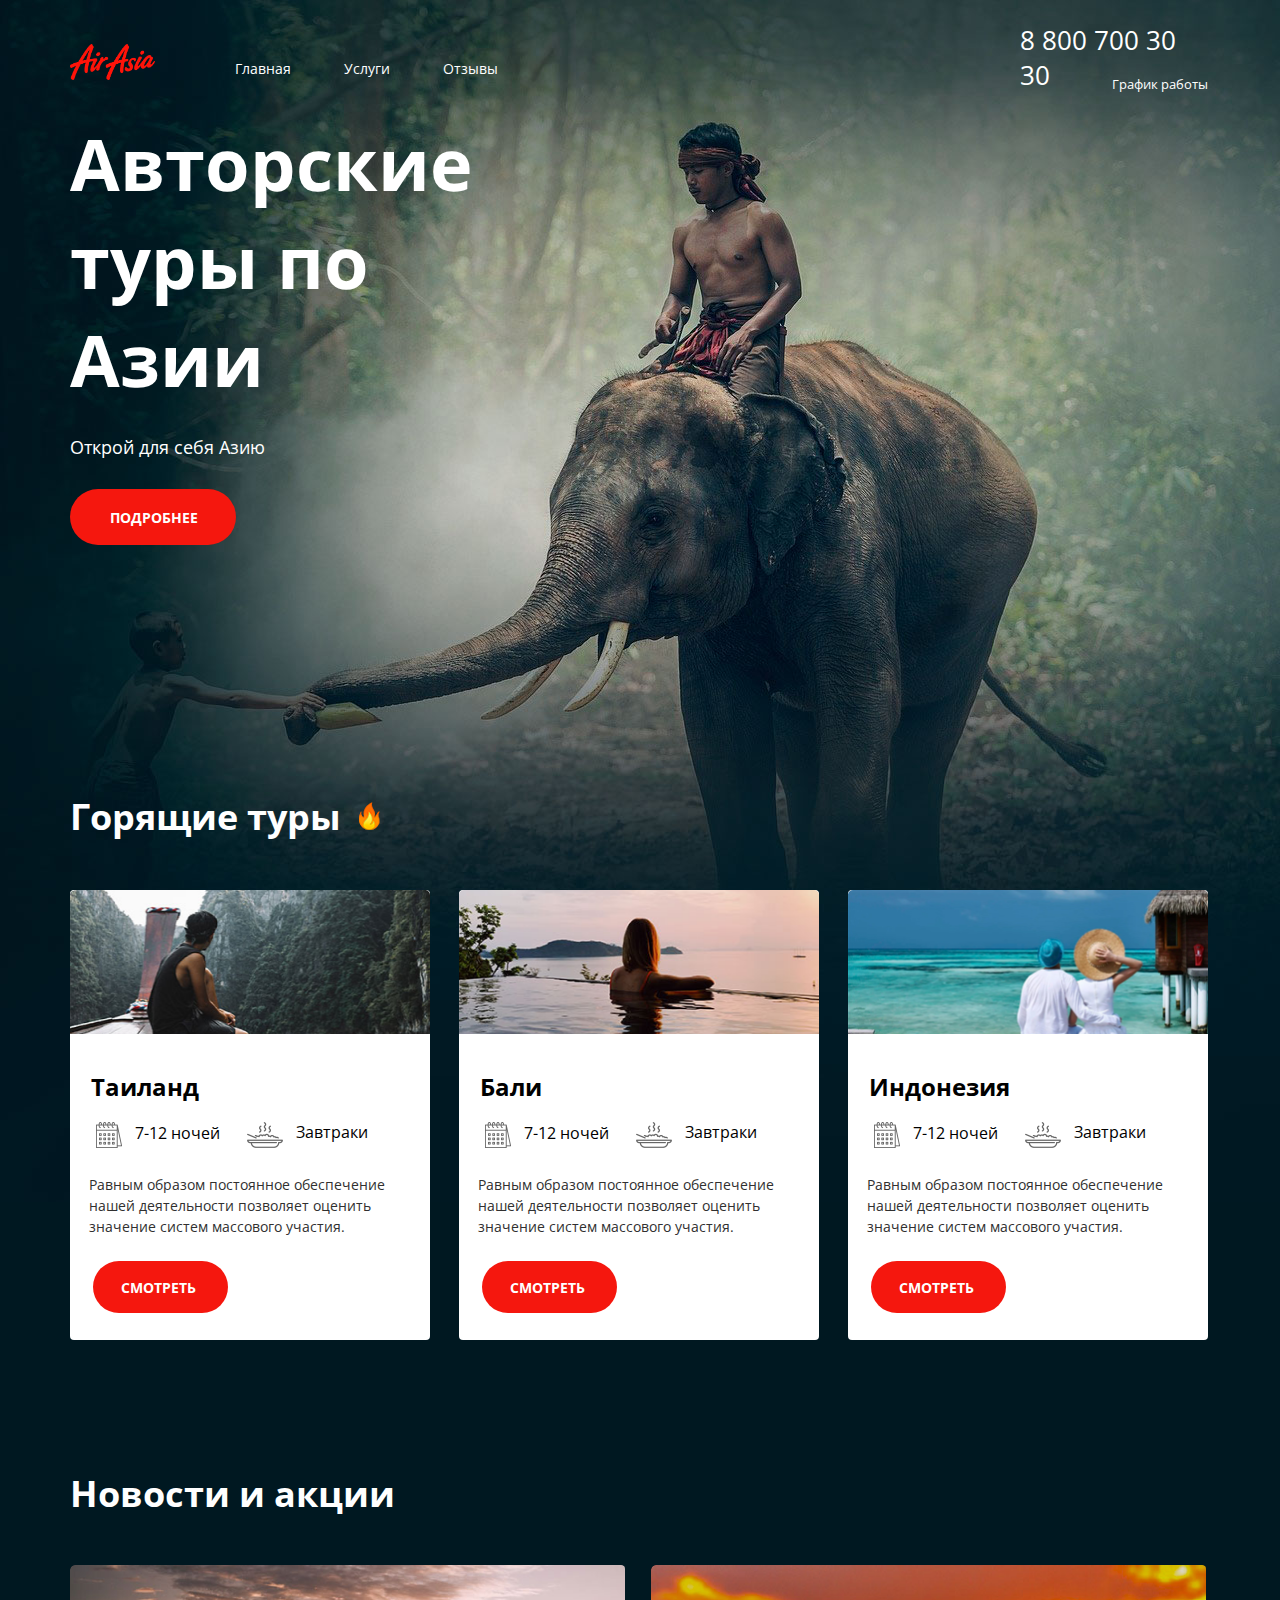
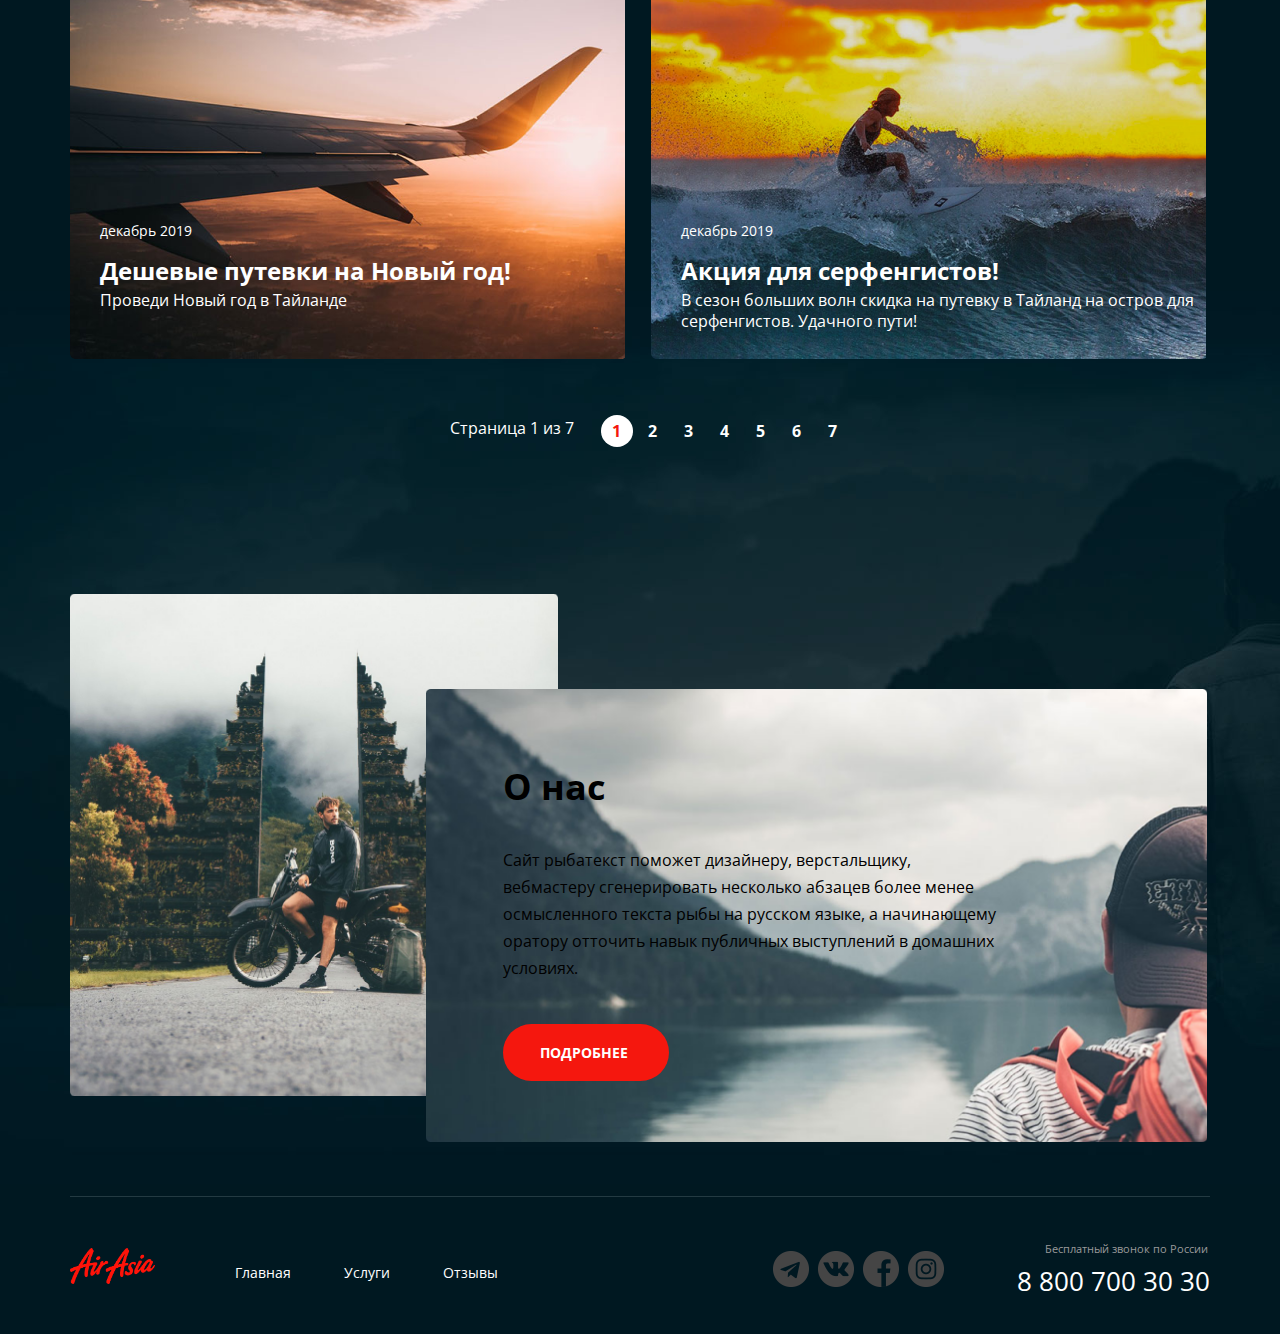
<file: index.html>
<!DOCTYPE html>
<html lang="en,ru">
<head>
    <meta charset="UTF-8">
    <meta http-equiv="X-UA-Compatible" content="IE=edge">
    <meta name="viewport" content="width=device-width, initial-scale=1.0">
    <link rel="stylesheet" href="./main.css">
    <title>Авиакомпания Air Asia</title>
</head>
<body>
    <div class="wrapper main-page-wrapper">
        <section class="hero">
            <div class="container">
             <header class="header">
                <a href="https://rudanastasia.github.io/air/" class="logo">
                    <img src="http://rudanastasia.github.io/air/img/logo.png" alt="Air Asia logo" class="logo__img">
                </a>
                <nav class="menu">
                    <ul class="menu__list">
                        <li class="menu__item">
                            <a href="https://rudanastasia.github.io/air/" class="menu__link">Главная</a>
                        </li>
                        <li class="menu__item">
                            <a href="https://rudanastasia.github.io/air/services.html" class="menu__link">Услуги</a>
                        </li>
                        <li class="menu__item">
                            <a href="https://rudanastasia.github.io/air/reviews.html" class="menu__link">Отзывы</a>
                        </li>
                    </ul>
                </nav>                    
                    <address class="contacts">
                        <a href="tel:+78007003030" class="contacts__phone">8 800 700 30 30</a>
                        <div class="dropdown__time dropdown__time--active">
         <contacts class="dropdown__title dropdown__title--active">График работы</contacts>
         <div class="schedule">
            <p>пн-вс: 09:00 - 20:00</p>
            <p>Обед: 14:00-14:30</p>
         </div>
        </div> 
                    </address>
             </header>
             <div class="hero__content">
                <div class="hero__text-section">
                    <h1 class="hero__title">Авторские туры по Азии</h1>
                    <p class="hero__subtitle">Открой для себя Азию</p>
                    <a href="#" class="btn btn--active">Подробнее</a>
                </div>
             </div>
            </div>            
        </section>
        <section class="tours">
            <div class="container">
                <h2 class="tour__title">Горящие туры</h2>
                <img src="http://rudanastasia.github.io/air/img/flame.png" alt="flame" class="flame">
                <ul class="offers__list">
                    <li class="offers__item">
                        <div class="offers__img">
                            <img src="http://rudanastasia.github.io/air/img/river.png" alt="Таиланд" class="offer__img">
                        </div>
                        <div class="offers__content">
                            <h3 class="offers__title">Таиланд</h3>
                            <div class="offers__date">
                                <div class="offers__date__cell">
                                    <img src="http://rudanastasia.github.io/air/img/calendar.png" alt="days" class="days__img">
                                    <div class="offers__days">7-12 ночей</div>
                                </div>
                                <div class="offers__date__cell">
                                    <img src="http://rudanastasia.github.io/air/img/meal.png" alt="days" class="breakfast__img">
                                    <div class="offers__breakfast">Завтраки</div>
                                </div>
                            </div>
                            <div class="offers__description">Равным образом постоянное обеспечение нашей деятельности позволяет оценить значение систем массового участия.</div>
                            <a href="#" class="tours__buttn tours__buttn--active">Смотреть</a>
                        </div>
                    </li>
                    <li class="offers__item">
                        <div class="offers__img">
                            <img src="http://rudanastasia.github.io/air/img/pool.png" alt="Бали">
                        </div>
                        <div class="offers__content">
                            <h3 class="offers__title">Бали</h3>
                            <div class="offers__date">
                                <div class="offers__date__cell">
                                    <img src="http://rudanastasia.github.io/air/img/calendar.png" alt="days" class="days__img">
                                    <div class="offers__days">7-12 ночей</div>
                                </div>
                                <div class="offers__date__cell">
                                    <img src="http://rudanastasia.github.io/air/img/meal.png" alt="days" class="breakfast__img">
                                    <div class="offers__breakfast">Завтраки</div>
                                </div>
                            </div>
                            <div class="offers__description">Равным образом постоянное обеспечение нашей деятельности позволяет оценить значение систем массового участия.</div>
                            <a href="#" class="tours__buttn tours__buttn--active">Смотреть</a>
                        </div>
                    </li>
                    <li class="offers__item">
                        <div class="offers__img">
                            <img src="http://rudanastasia.github.io/air/img/ocean.png" alt="Индонезия">
                        </div>
                        <div class="offers__content">
                            <h3 class="offers__title">Индонезия</h3>
                            <div class="offers__date">
                                <div class="offers__date__cell">
                                    <img src="http://rudanastasia.github.io/air/img/calendar.png" alt="days" class="days__img">
                                    <div class="offers__days">7-12 ночей</div>
                                </div>
                                <div class="offers__date__cell">
                                    <img src="http://rudanastasia.github.io/air/img/meal.png" alt="days" class="breakfast__img">
                                    <div class="offers__breakfast">Завтраки</div>
                                </div>
                            </div>
                            <div class="offers__description">Равным образом постоянное обеспечение нашей деятельности позволяет оценить значение систем массового участия.</div>
                            <a href="#" class="tours__buttn tours__buttn--active">Смотреть</a>
                        </div>
                    </li>
                </ul>
            </div>
        </section> 
        <section class="news">
            <div class="container">
                <h2 class="news__title">Новости и акции</h2>
                <ul class="news__list">
                    <li class="news__item">
                        <img src="http://rudanastasia.github.io/air/img/plain.png" alt="Новый год в Тайланде" class="news__img">
                        <div class="news__content">
                          <time class="news__date">Декабрь 2019</time>
                          <div class="news__subtitle">Дешевые путевки на Новый год!</div>
                          <div class="news__description">Проведи Новый год в Тайланде</div>
                        </div>
                    </li>
                    <li class="news__item">
                        <img src="http://rudanastasia.github.io/air/img/surfer.png" alt="Акция для серфенгистов" class="news__img">
                        <div class="news__content">
                            <time class="news__date">Декабрь 2019</time>
                          <div class="news__subtitle">Акция для серфенгистов!</div>
                          <div class="news__description">В сезон больших волн скидка на путевку в Тайланд на остров для серфенгистов. Удачного пути!</div>
                        </div>
                    </li>
                </ul>
                <div class="pager">
                    <div class="pager__display">Страница 1 из 7</div>
                    <ul class="pager__list">
                        <li class="pager__item pager__item--active"><a href="#" class="pager__link">1</a></li>
                        <li class="pager__item"><a href="#" class="pager__link">2</a></li>
                        <li class="pager__item"><a href="#" class="pager__link">3</a></li>
                        <li class="pager__item"><a href="#" class="pager__link">4</a></li>
                        <li class="pager__item"><a href="#" class="pager__link">5</a></li>
                        <li class="pager__item"><a href="#" class="pager__link">6</a></li>
                        <li class="pager__item"><a href="#" class="pager__link">7</a></li>
                    </ul>
                </div>
            </div>
        </section>
        <section class="about">
            <div class="container">
                <div class="about__content">
                    <div class="about__description">
                        <h2 class="about__title">О нас</h2>
                        <div class="about__description-text">
                            <p>
                                Сайт рыбатекст поможет дизайнеру, верстальщику, вебмастеру сгенерировать несколько абзацев более менее осмысленного текста рыбы на русском языке, а начинающему оратору отточить навык публичных выступлений в домашних условиях. 
                            </p>
                        </div>
                        <a href="#" class="bttn bttn--active">Подробнее</a>
                    </div>
                            
                </div>
            </div>
        </section>
        <footer class="footer__container">
            <div class="container footer-container__content">
                <div class="footer">
                    <a href="https://rudanastasia.github.io/air/" class="logo">
                        <img src="http://rudanastasia.github.io/air/img/logo.png" alt="Air Asia logo" class="logo__img">
                    </a>
                    <nav class="menu">
                        <ul class="menu__list">
                            <li class="menu__item">
                                <a href="https://rudanastasia.github.io/air/" class="menu__link">Главная</a>
                            </li>
                            <li class="menu__item">
                                <a href="https://rudanastasia.github.io/air/services.html" class="menu__link">Услуги</a>
                            </li>
                            <li class="menu__item">
                                <a href="https://rudanastasia.github.io/air/reviews.html" class="menu__link">Отзывы</a>
                            </li>
                        </ul>
                    </nav>
                    <ul class="socials">
                        <li class="socials__item socials__item--icon--telegram">
                            <a href="#" class="socials__link"></a>
                        </li>
                        <li class="socials__item socials__item--icon--vk">
                            <a href="#" class="socials__link"></a>
                        </li>
                        <li class="socials__item socials__item--icon--facebook">
                            <a href="#" class="socials__link"></a>
                        </li>
                        <li class="socials__item socials__item--icon--instagram">
                            <a href="#" class="socials__link"></a>
                        </li>
                    </ul>                    
                        <address class="contacts">
                            <div class="dropdown__footer">Бесплатный звонок по России</div>
                            <a href="tel:+78007003030" class="contacts__footer">8 800 700 30 30</a>
                        </address>
                </div>
            </div>
        </footer>
    </div>
</body>
</html>
</file>
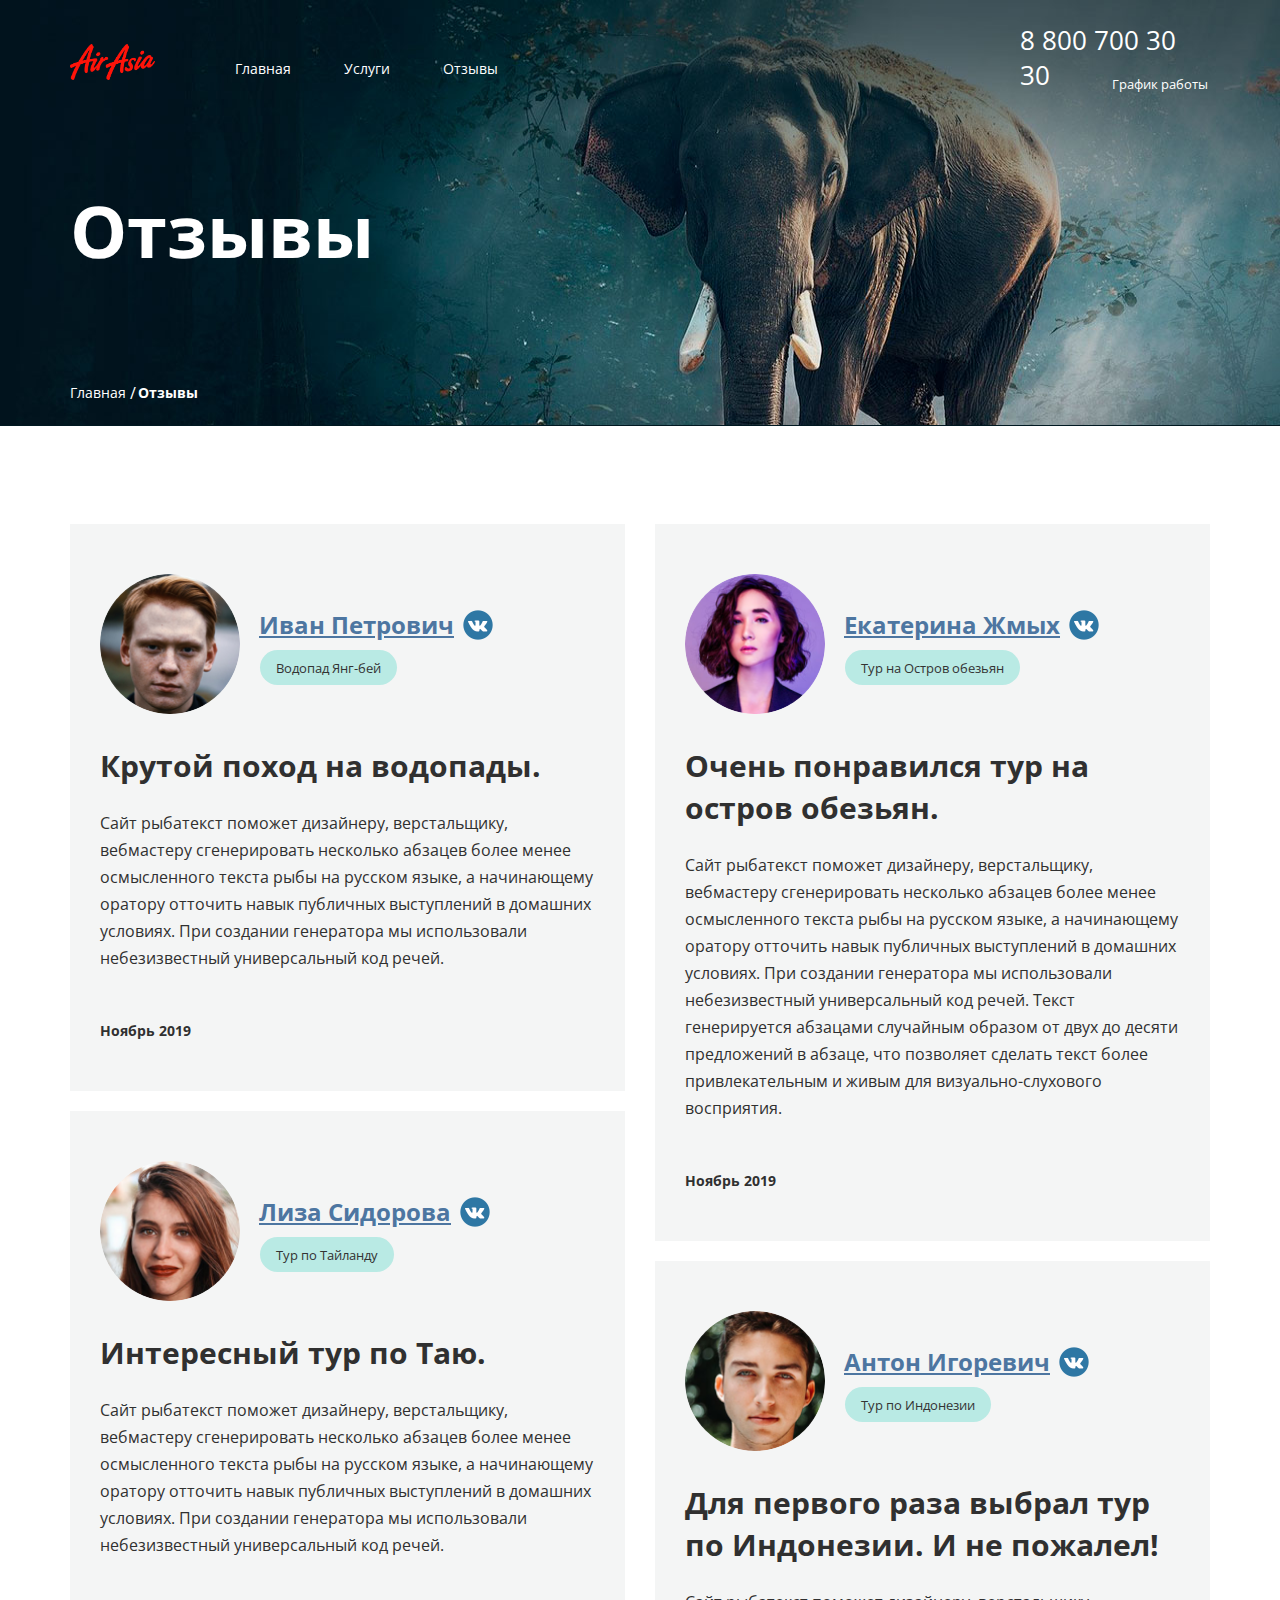
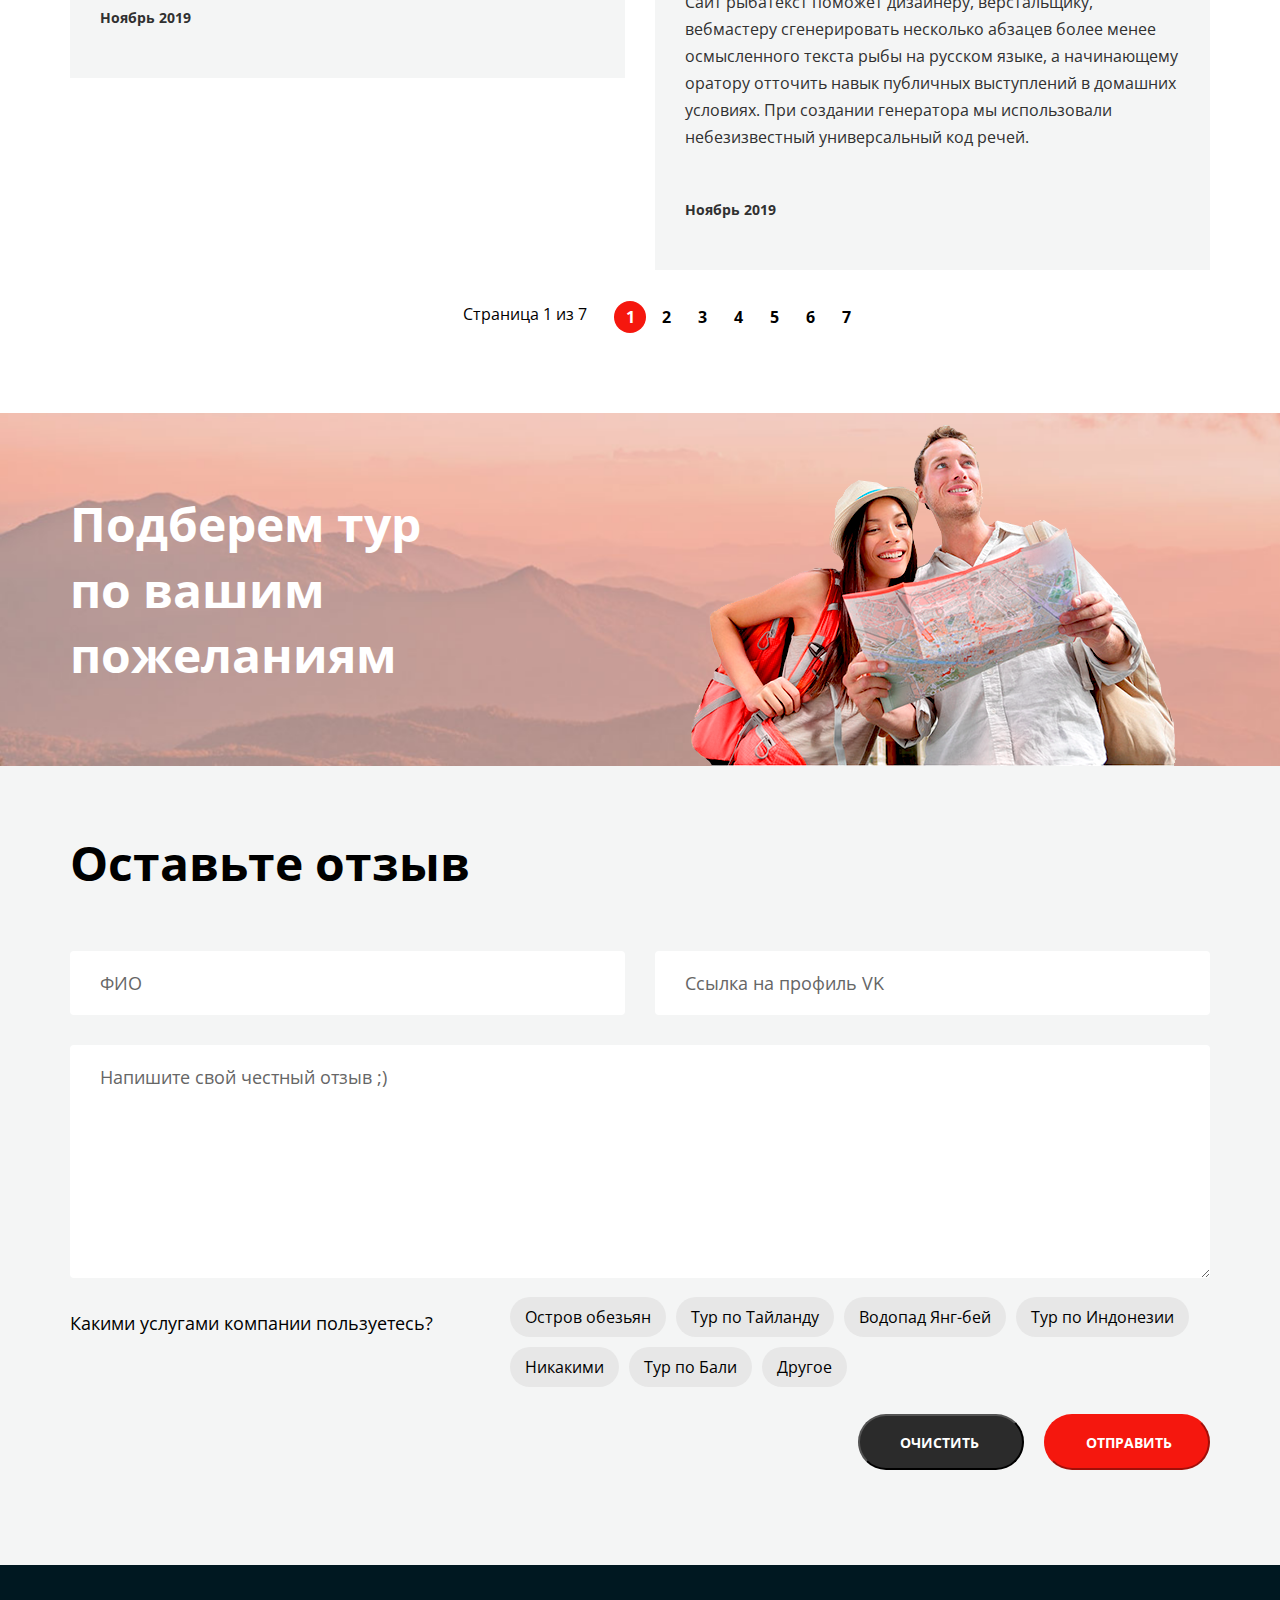
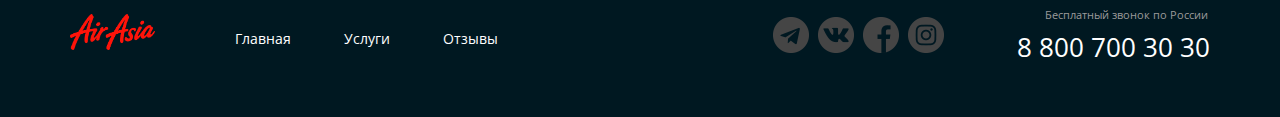
<file: reviews.html>
<!DOCTYPE html>
<html lang="en,ru">
<head>
    <meta charset="UTF-8">
    <meta http-equiv="X-UA-Compatible" content="IE=edge">
    <meta name="viewport" content="width=device-width, initial-scale=1.0">
    <link rel="stylesheet" href="./main.css">
    <title>Отзывы Air Asia</title>
</head>
<body>
    <div class="wrapper">
        <section class="top-line">
            <div class="container top-line__container">
             <header class="header">
                <a href="/" class="logo">
                    <img src="http://rudanastasia.github.io/air/img/logo.png" alt="Air Asia logo" class="logo__img">
                </a>
                <nav class="menu">
                    <ul class="menu__list">
                        <li class="menu__item">
                            <a href="/" class="menu__link">Главная</a>
                        </li>
                        <li class="menu__item">
                            <a href="https://rudanastasia.github.io/air/services.html" class="menu__link">Услуги</a>
                        </li>
                        <li class="menu__item">
                            <a href="#" class="menu__link">Отзывы</a>
                        </li>
                    </ul>
                </nav>                    
                    <address class="contacts">
                        <a href="tel:+78007003030" class="contacts__phone">8 800 700 30 30</a>
                        <div class="dropdown__time dropdown__time--active">
         <contacts class="dropdown__title dropdown__title--active">График работы</contacts>
         <div class="schedule">
            <p>пн-вс: 09:00 - 20:00</p>
            <p>Обед: 14:00-14:30</p>
         </div>
        </div> 
                    </address>
             </header>
             <h1 class="page__title">Отзывы</h1>
             <nav class="breadcrumbs__list">
                <li class="breadcrumbs__item">
                    <a href="#" class="breadcrumbs__link">Главная</a>
                </li>
                <li class="breadcrumbs__item breadcrumbs__item--active">
                    <a href="#" class="breadcrumbs__link">Отзывы</a>
                </li>
             </nav>
            </div>   
        </section>
        <main class="page-content">
            <div class="container">
                <ul class="reviews">
                    <li class="reviews__item review">
                        <div class="review__header">
                            <div class="review__photo">
                                <div class="avatar">
                                    <img src="http://rudanastasia.github.io/air/img/ivan.png" alt="avatar" class="avatar__img">
                                </div>
                            </div>
                            <div class="review__userdata">
                                <a href="#" class="review__user">Иван Петрович</a>
                                <ul class="review__tags">
                                    <li class="review__tag-item tag">Водопад Янг-бей</li>
                                </ul>
                             </div>
                        </div>
                        <div class="review__content">
                            <h3 class="review__title">Крутой поход на водопады.</h3>
                            <div class="review__content-text">
                                <p>Сайт рыбатекст поможет дизайнеру, верстальщику, вебмастеру сгенерировать несколько абзацев более менее осмысленного текста рыбы на русском языке, а начинающему оратору отточить навык публичных выступлений в домашних условиях. При создании генератора мы использовали небезизвестный универсальный код речей.</p>
                            </div>
                            <time class="review__date">Ноябрь 2019</time>
                        </div>
                    </li>
                    <li class="reviews__item review">
                        <div class="review__header">
                            <div class="review__photo">
                                <div class="avatar">
                                    <img src="http://rudanastasia.github.io/air/img/liz.png" alt="avatar" class="avatar__img">
                                </div>
                            </div>
                            <div class="review__userdata">
                                <a href="#" class="review__user">Лиза Сидорова</a>
                                <ul class="review__tags">
                                    <li class="review__tag-item tag">Тур по Тайланду</li>
                                </ul>
                             </div>
                        </div>
                        <div class="review__content">
                            <h3 class="review__title">Интересный тур по Таю.</h3>
                            <div class="review__content-text">
                                <p>Сайт рыбатекст поможет дизайнеру, верстальщику, вебмастеру сгенерировать несколько абзацев более менее осмысленного текста рыбы на русском языке, а начинающему оратору отточить навык публичных выступлений в домашних условиях. При создании генератора мы использовали небезизвестный универсальный код речей. </p>
                            </div>
                            <time class="review__date">Ноябрь 2019</time>
                        </div>
                    </li>
                    <li class="reviews__item review">
                        <div class="review__header">
                            <div class="review__photo">
                                <div class="avatar">
                                    <img src="http://rudanastasia.github.io/air/img/kate.png" alt="avatar" class="avatar__img">
                                </div>
                            </div>
                            <div class="review__userdata">
                                <a href="#" class="review__user">Екатерина Жмых</a>
                                <ul class="review__tags">
                                    <li class="review__tag-item tag">Тур на Остров обезьян</li>
                                </ul>
                             </div>
                        </div>
                        <div class="review__content">
                            <h3 class="review__title">Очень понравился тур на остров обезьян.</h3>
                            <div class="review__content-text">
                                <p>Сайт рыбатекст поможет дизайнеру, верстальщику, вебмастеру сгенерировать несколько абзацев более менее осмысленного текста рыбы на русском языке, а начинающему оратору отточить навык публичных выступлений в домашних условиях. При создании генератора мы использовали небезизвестный универсальный код речей. Текст генерируется абзацами случайным образом от двух до десяти предложений в абзаце, что позволяет сделать текст более привлекательным и живым для визуально-слухового восприятия.</p>
                            </div>
                            <time class="review__date">Ноябрь 2019</time>
                        </div>
                    </li>
                    <li class="reviews__item review">
                        <div class="review__header">
                            <div class="review__photo">
                                <div class="avatar">
                                    <img src="http://rudanastasia.github.io/air/img/anton.png" alt="avatar" class="avatar__img">
                                </div>
                            </div>
                            <div class="review__userdata">
                                <a href="#" class="review__user">Антон Игоревич</a>
                                <ul class="review__tags">
                                    <li class="review__tag-item tag">Тур по Индонезии</li>
                                </ul>
                             </div>
                        </div>
                        <div class="review__content">
                            <h3 class="review__title">Для первого раза выбрал тур по Индонезии. И не пожалел!</h3>
                            <div class="review__content-text">
                                <p>Сайт рыбатекст поможет дизайнеру, верстальщику, вебмастеру сгенерировать несколько абзацев более менее осмысленного текста рыбы на русском языке, а начинающему оратору отточить навык публичных выступлений в домашних условиях. При создании генератора мы использовали небезизвестный универсальный код речей.</p>
                            </div>
                            <time class="review__date">Ноябрь 2019</time>
                        </div>
                    </li>
                </ul>
                <div class="pager pager--service">
                    <div class="pager__display pager__display--service">Страница 1 из 7</div>
                    <ul class="pager__list">
                        <li class="pager__item pager__item--active"><a href="#" class="pager__link">1</a></li>
                        <li class="pager__item"><a href="#" class="pager__link">2</a></li>
                        <li class="pager__item"><a href="#" class="pager__link">3</a></li>
                        <li class="pager__item"><a href="#" class="pager__link">4</a></li>
                        <li class="pager__item"><a href="#" class="pager__link">5</a></li>
                        <li class="pager__item"><a href="#" class="pager__link">6</a></li>
                        <li class="pager__item"><a href="#" class="pager__link">7</a></li>
                    </ul>
                </div>
            </div>
        </main>        
                <section class="separator">
                    <div class="container">
                        <div class="separator__content">
                            <h2 class="separator__title">Подберем тур по вашим пожеланиям</h2>
                        </div>
                    </div>
                </section>
                <section class="inner-section inner-section--bg--grey">
                    <div class="container">
                        <h2 class="inner-section__title">Оставьте отзыв</h2>
                        <form class="form">
                            <div class="form__row">
                                <input type="text" placeholder="ФИО" class="form__input">
                                <input type="text" placeholder="Ссылка на профиль VK" class="form__input">
                            </div>
                            <div class="form__row">
                                <textarea class="form__input form__input--textarea" placeholder="Напишите свой честный отзыв ;)"></textarea>
                            </div>
                            <div class="form__contols">
                                <div class="form__controls-title">Какими услугами компании пользуетесь?</div>
                                <div class="form__checkes">
                                    <label>
                                        <input type="checkbox" name="" class="form__check" id="">
                                        <div class="form__check-text">Остров обезьян</div>
                                    </label>
                                    <label>
                                        <input type="checkbox" name="" class="form__check" id="">
                                        <div class="form__check-text">Тур по Тайланду</div>
                                    </label>
                                    <label>
                                        <input type="checkbox" name="" class="form__check" id="">
                                        <div class="form__check-text">Водопад Янг-бей</div>
                                    </label>
                                    <label>
                                        <input type="checkbox" name="" class="form__check" id="">
                                        <div class="form__check-text">Тур по Индонезии</div>
                                    </label>
                                    <label>
                                        <input type="checkbox" name="" class="form__check" id="">
                                        <div class="form__check-text">Никакими</div>
                                    </label>
                                    <label>
                                        <input type="checkbox" name="" class="form__check" id="">
                                        <div class="form__check-text">Тур по Бали</div>
                                    </label>
                                    <label>
                                        <input type="checkbox" name="" class="form__check" id="">
                                        <div class="form__check-text">Другое</div>
                                    </label>
                                </div>
                            </div>
                            <div class="form__btns">
                                <button type="reset" class="btn__reset btn__reset--active">Очистить</button>
                                <button type="submit" class="btn__submit btn__submit--active">Отправить</button>
                            </div>
                        </form>
                    </div>
                </section>
        <footer class="inner-footer">
            <div class="container inner-footer__container">
                <div class="footer footer-container__section">
                    <a href="/" class="logo">
                        <img src="http://rudanastasia.github.io/air/img/logo.png" alt="Air Asia logo" class="logo__img">
                    </a>
                    <nav class="menu">
                        <ul class="menu__list">
                            <li class="menu__item">
                                <a href="#" class="menu__link">Главная</a>
                            </li>
                            <li class="menu__item">
                                <a href="#" class="menu__link">Услуги</a>
                            </li>
                            <li class="menu__item">
                                <a href="#" class="menu__link">Отзывы</a>
                            </li>
                        </ul>
                    </nav>
                    <ul class="socials">
                        <li class="socials__item socials__item--icon--telegram">
                            <a href="#" class="socials__link"></a>
                        </li>
                        <li class="socials__item socials__item--icon--vk">
                            <a href="#" class="socials__link"></a>
                        </li>
                        <li class="socials__item socials__item--icon--facebook">
                            <a href="#" class="socials__link"></a>
                        </li>
                        <li class="socials__item socials__item--icon--instagram">
                            <a href="#" class="socials__link"></a>
                        </li>
                    </ul>                    
                        <address class="contacts">
                            <div class="dropdown__footer">Бесплатный звонок по России</div>
                            <a href="tel:+78007003030" class="contacts__footer">8 800 700 30 30</a>
                        </address>
                </div>
            </div>
        </footer>
    </div>
</body>
</html>
</file>
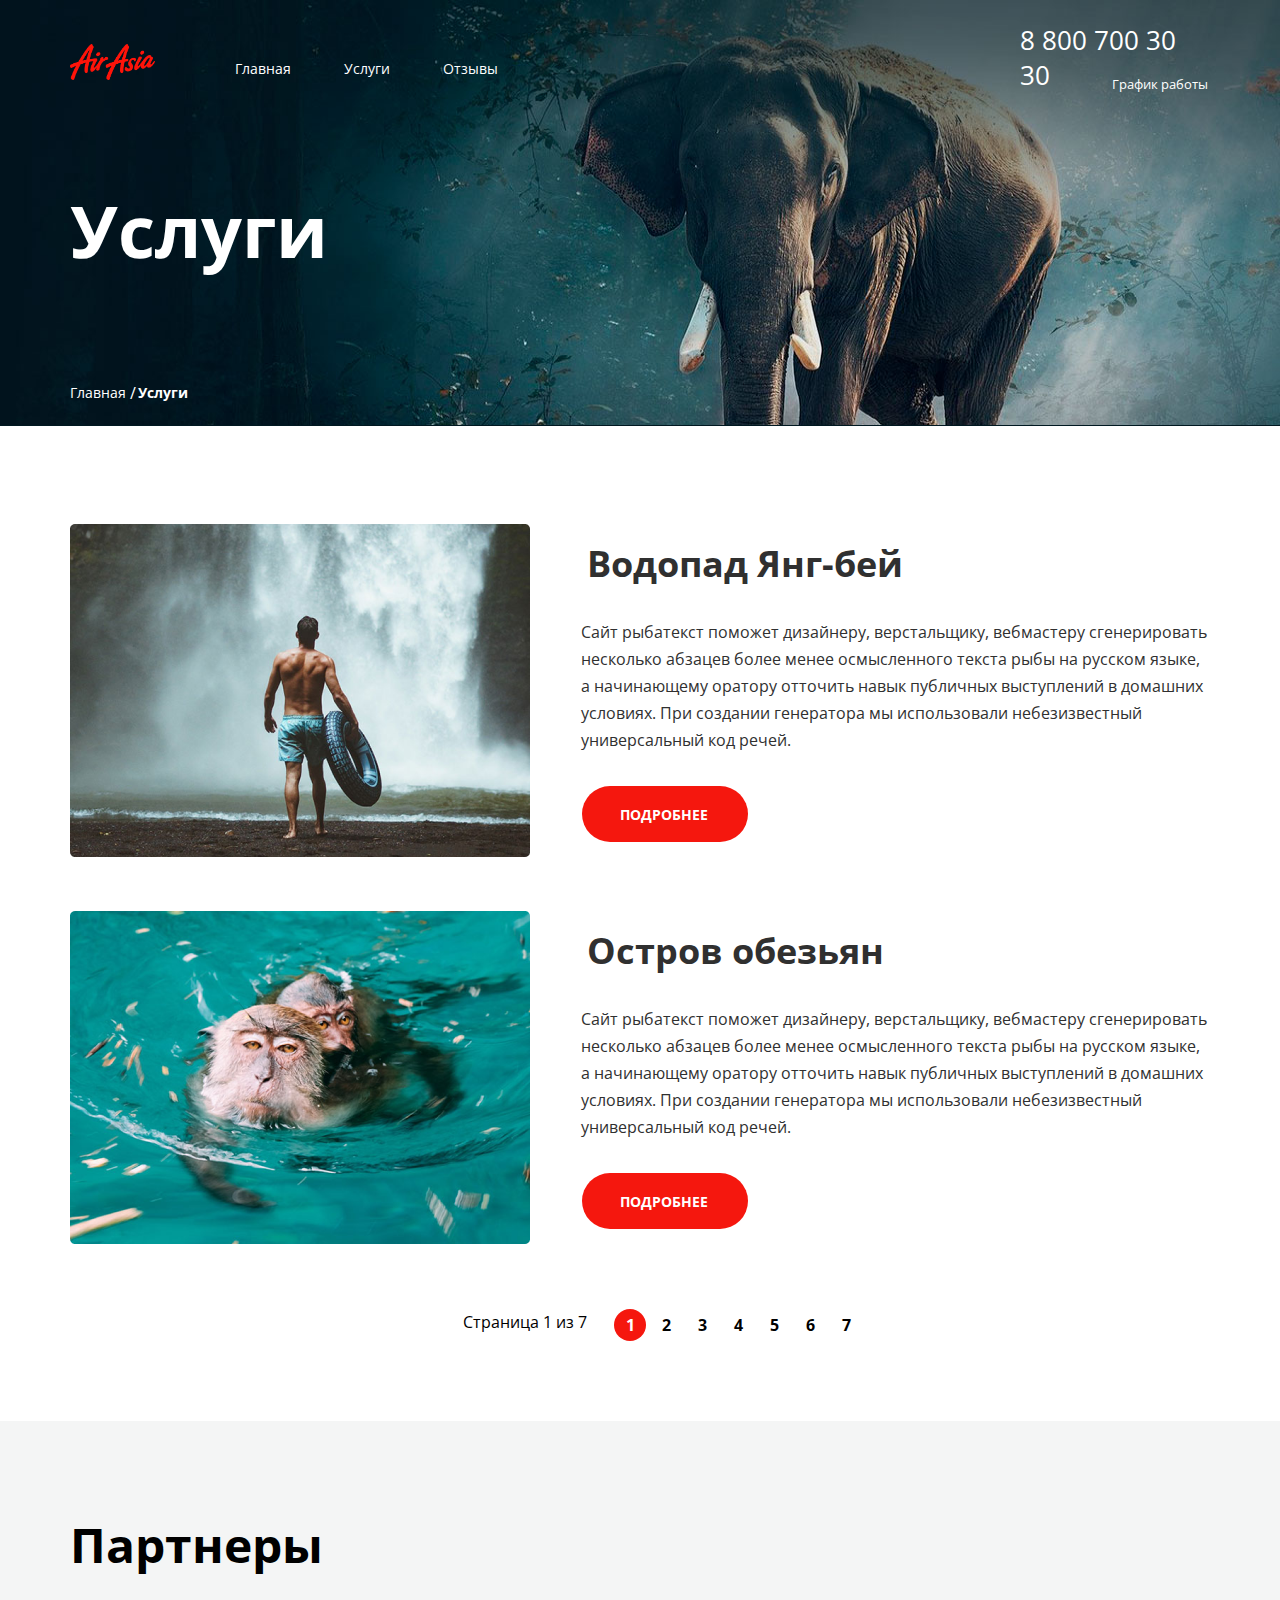
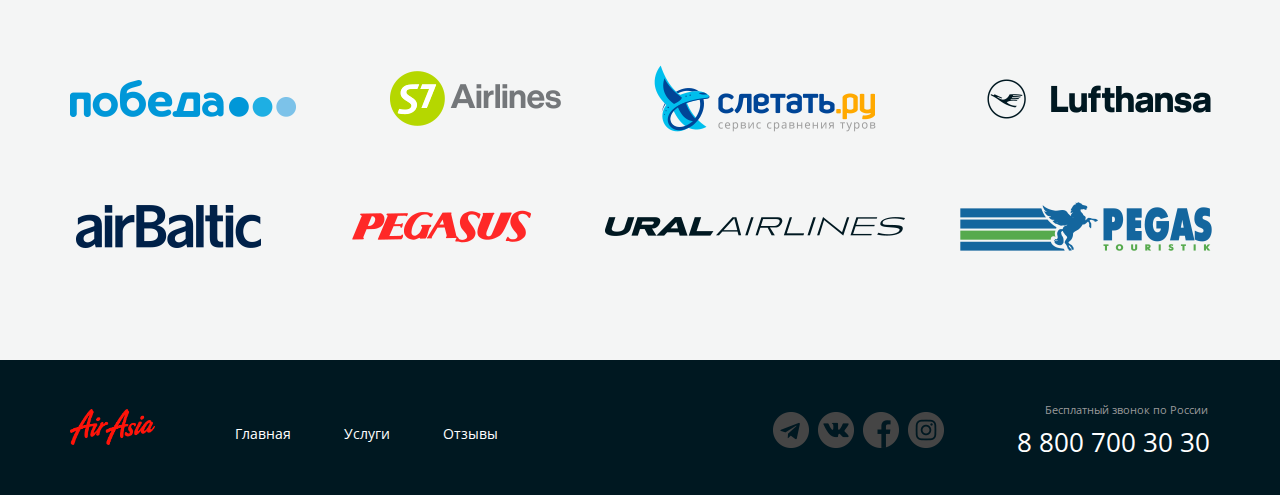
<file: services.html>
<!DOCTYPE html>
<html lang="en,ru">
<head>
    <meta charset="UTF-8">
    <meta http-equiv="X-UA-Compatible" content="IE=edge">
    <meta name="viewport" content="width=device-width, initial-scale=1.0">
    <link rel="stylesheet" href="./main.css">
    <title>Услуги Air Asia</title>
</head>
<body>
    <div class="wrapper">
        <section class="top-line">
            <div class="container top-line__container">
             <header class="header">
                <a href="https://rudanastasia.github.io/air/" class="logo">
                    <img src="http://rudanastasia.github.io/air/img/logo.png" alt="Air Asia logo" class="logo__img">
                </a>
                <nav class="menu">
                    <ul class="menu__list">
                        <li class="menu__item">
                            <a href="https://rudanastasia.github.io/air/" class="menu__link">Главная</a>
                        </li>
                        <li class="menu__item">
                            <a href="https://rudanastasia.github.io/air/services.html" class="menu__link">Услуги</a>
                        </li>
                        <li class="menu__item">
                            <a href="https://rudanastasia.github.io/air/reviews.html" class="menu__link">Отзывы</a>
                        </li>
                    </ul>
                </nav>                    
                    <address class="contacts">
                        <a href="tel:+78007003030" class="contacts__phone">8 800 700 30 30</a>
                        <div class="dropdown__time dropdown__time--active">
         <contacts class="dropdown__title dropdown__title--active">График работы</contacts>
         <div class="schedule">
            <p>пн-вс: 09:00 - 20:00</p>
            <p>Обед: 14:00-14:30</p>
         </div>
        </div> 
                    </address>
             </header>
             <h1 class="page__title">Услуги</h1>
             <nav class="breadcrumbs__list">
                <li class="breadcrumbs__item">
                    <a href="#" class="breadcrumbs__link">Главная</a>
                </li>
                <li class="breadcrumbs__item breadcrumbs__item--active">
                    <a href="#" class="breadcrumbs__link">Услуги</a>
                </li>
             </nav>
            </div>   
        </section>
        <main class="page-content">
            <div class="container">
                <ul class="services">
                    <li class="services__item service">
                        <div class="servisec__img">
                            <img src="http://rudanastasia.github.io/air/img/waterfall.png" alt="Водопад Янг-бей" class="servise__img-elem">
                        </div>
                        <div class="service__content">
                            <h2 class="service__title">Водопад Янг-бей</h2>
                            <div class="service__description">
                                <p>Сайт рыбатекст поможет дизайнеру, верстальщику, вебмастеру сгенерировать несколько абзацев более менее осмысленного текста рыбы на русском языке, а начинающему оратору отточить навык публичных выступлений в домашних условиях. При создании генератора мы использовали небезизвестный универсальный код речей.</p>
                            </div>
                            <a href="#" class="btn__service btn__service--active">Подробнее</a>
                        </div>
                    </li>
                    <li class="services__item service services__item service--act">
                        <div class="servisec__img">
                            <img src="http://rudanastasia.github.io/air/img/monkeys.png" alt="Остров обезьян" class="servise__img-elem">
                        </div>
                        <div class="service__content">
                            <h2 class="service__title">Остров обезьян</h2>
                            <div class="service__description">
                                <p>Сайт рыбатекст поможет дизайнеру, верстальщику, вебмастеру сгенерировать несколько абзацев более менее осмысленного текста рыбы на русском языке, а начинающему оратору отточить навык публичных выступлений в домашних условиях. При создании генератора мы использовали небезизвестный универсальный код речей.</p>
                            </div>
                            <a href="#" class="btn__service btn__service--active">Подробнее</a>
                        </div>
                    </li>
                </ul>
                <div class="pager pager--service">
                    <div class="pager__display pager__display--service">Страница 1 из 7</div>
                    <ul class="pager__list">
                        <li class="pager__item pager__item--active"><a href="#" class="pager__link">1</a></li>
                        <li class="pager__item"><a href="#" class="pager__link">2</a></li>
                        <li class="pager__item"><a href="#" class="pager__link">3</a></li>
                        <li class="pager__item"><a href="#" class="pager__link">4</a></li>
                        <li class="pager__item"><a href="#" class="pager__link">5</a></li>
                        <li class="pager__item"><a href="#" class="pager__link">6</a></li>
                        <li class="pager__item"><a href="#" class="pager__link">7</a></li>
                    </ul>
                </div>
            </div>
        </main>
        <section class="partners">
            <div class="container">
                <h2 class="partners__title">Партнеры</h2>
                <ul class="partners__list">
                    <li class="partners__item">
                        <a href="#" class="partners__link">
                            <img src="http://rudanastasia.github.io/air/img/pobeda.png" alt="Победа">
                        </a>
                    </li>
                    <li class="partners__item">
                        <a href="#" class="partners__link">
                            <img src="http://rudanastasia.github.io/air/img/s7.png" alt="S7" class="partners__seven">
                        </a>
                    </li>
                    <li class="partners__item">
                        <a href="#" class="partners__link">
                            <img src="http://rudanastasia.github.io/air/img/lets-fly.png" alt="Слетать" class="partners__lets">
                        </a>
                    </li>
                    <li class="partners__item">
                        <a href="#" class="partners__link">
                            <img src="http://rudanastasia.github.io/air/img/lufthansa.png" alt="Lufthansa" class="partners__lufthansa">
                        </a>
                    </li>
                    <li class="partners__item">
                        <a href="#" class="partners__link">
                            <img src="http://rudanastasia.github.io/air/img/airbaltic.png" alt="AirBaltic" class="partners__airbaltic">
                        </a>
                    </li>
                    <li class="partners__item">
                        <a href="#" class="partners__link">
                            <img src="http://rudanastasia.github.io/air/img/pegasus.png" alt="Pegasus" class="partners__pegasus">
                        </a>
                    </li>
                    <li class="partners__item">
                        <a href="#" class="partners__link">
                            <img src="http://rudanastasia.github.io/air/img/ural.png" alt="UralAirlines" class="partners__ural">
                        </a>
                    </li>
                    <li class="partners__item">
                        <a href="#" class="partners__link">
                            <img src="http://rudanastasia.github.io/air/img/pegas.png" alt="Pegas" class="partners__pegas">
                        </a>
                    </li>
                </ul>
            </div>
        </section>
        <footer class="inner-footer">
            <div class="container inner-footer__container">
                <div class="footer footer-container__section">
                    <a href="https://rudanastasia.github.io/air/" class="logo">
                        <img src="http://rudanastasia.github.io/air/img/logo.png" alt="Air Asia logo" class="logo__img">
                    </a>
                    <nav class="menu">
                        <ul class="menu__list">
                            <li class="menu__item">
                                <a href="https://rudanastasia.github.io/air/" class="menu__link">Главная</a>
                            </li>
                            <li class="menu__item">
                                <a href="#" class="menu__link">Услуги</a>
                            </li>
                            <li class="menu__item">
                                <a href="https://rudanastasia.github.io/air/reviews.html" class="menu__link">Отзывы</a>
                            </li>
                        </ul>
                    </nav>
                    <ul class="socials">
                        <li class="socials__item socials__item--icon--telegram">
                            <a href="#" class="socials__link"></a>
                        </li>
                        <li class="socials__item socials__item--icon--vk">
                            <a href="#" class="socials__link"></a>
                        </li>
                        <li class="socials__item socials__item--icon--facebook">
                            <a href="#" class="socials__link"></a>
                        </li>
                        <li class="socials__item socials__item--icon--instagram">
                            <a href="#" class="socials__link"></a>
                        </li>
                    </ul>                    
                        <address class="contacts">
                            <div class="dropdown__footer">Бесплатный звонок по России</div>
                            <a href="tel:+78007003030" class="contacts__footer">8 800 700 30 30</a>
                        </address>
                </div>
            </div>
        </footer>
    </div>
</body>
</html>
</file>
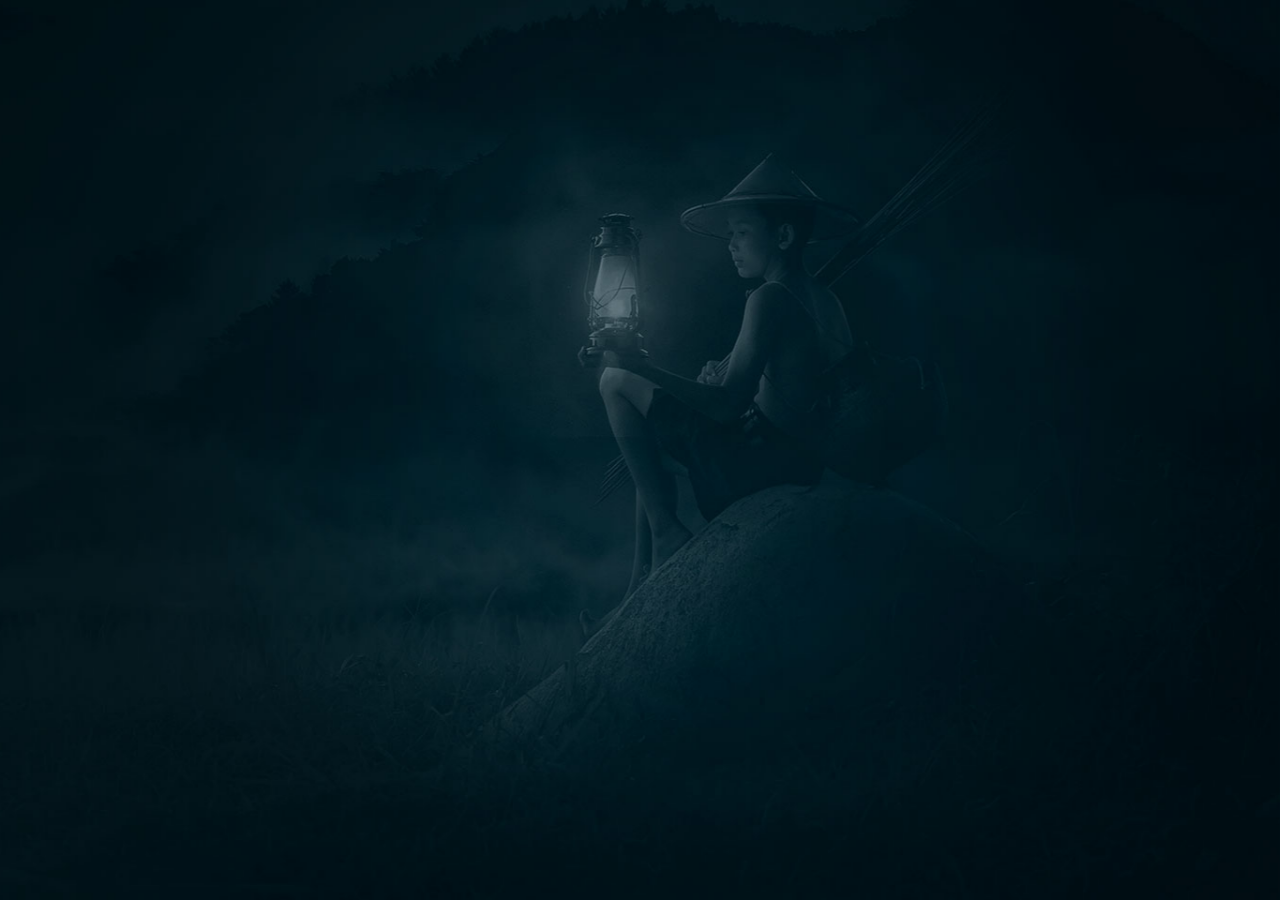
<file: welcome.html>
<!DOCTYPE html>
<html lang="en,ru">
<head>
    <meta charset="UTF-8">
    <meta http-equiv="X-UA-Compatible" content="IE=edge">
    <meta name="viewport" content="width=device-width, initial-scale=1.0">
    <link rel="stylesheet" href="./main.css">
    <title>Air Asia - Добро пожаловать</title>
</head>
<body>
    <div class="welcome">
        <div class="welcone__container">
            <div class="central central--asia">
                <img src="http://rudanastasia.github.io/air/img/logo.png" alt="airasia" class="central__logo">
                <div class="central__description">Открой для себя Азию</div>
                <a href="https://rudanastasia.github.io/air/" class="btnn btnn--active">Войти</a>
            </div>
        </div>
    </div>

</body>
</html>
</file>
<file: main.css>
@import url('https://fonts.googleapis.com/css2?family=Open+Sans:ital,wght@0,400;0,700;1,400;1,700&display=swap');
@import url(./css/base.css);
@import url(./css/footer.css);
@import url(./css/header.css);
@import url(./css/hero.css);
@import url(./css/normalize.css);
@import url(./css/services.css);
@import url(./css/reviews.css);
@import url(./css/welcome.css);
</file>
